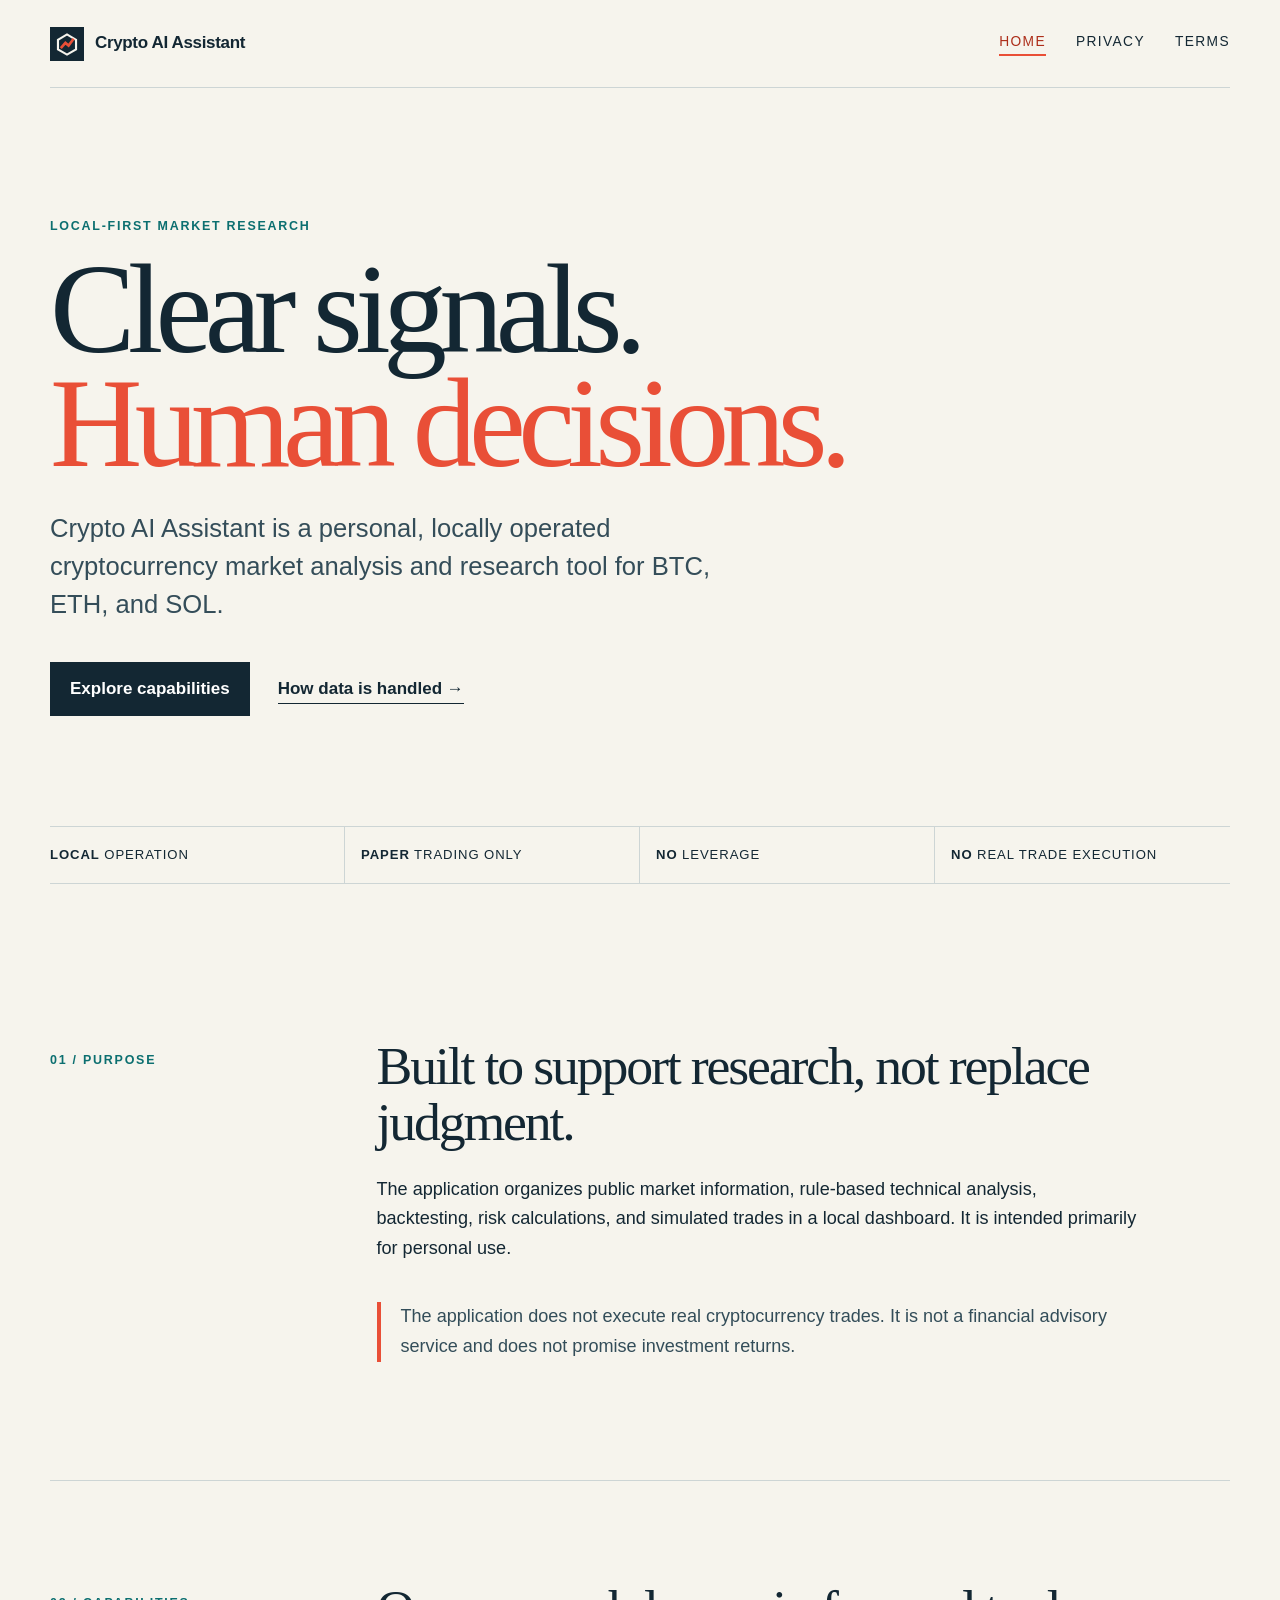
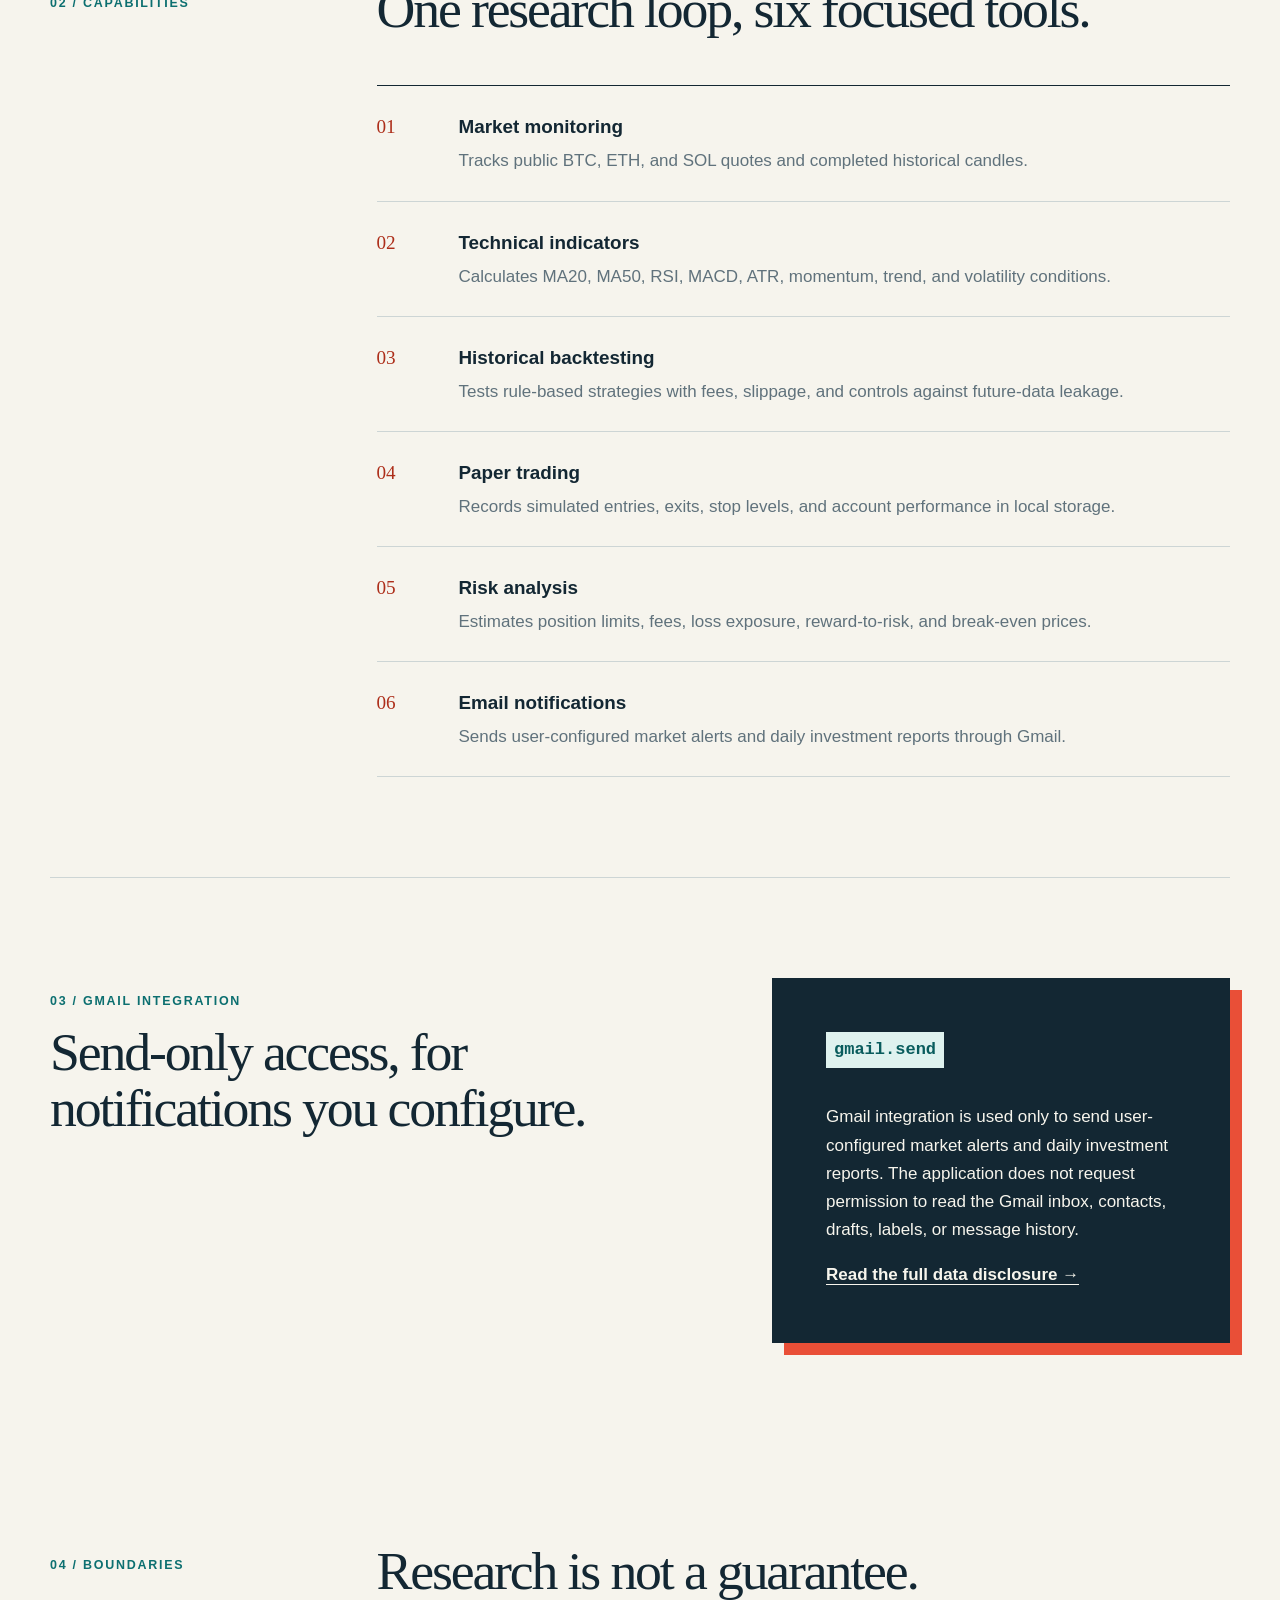
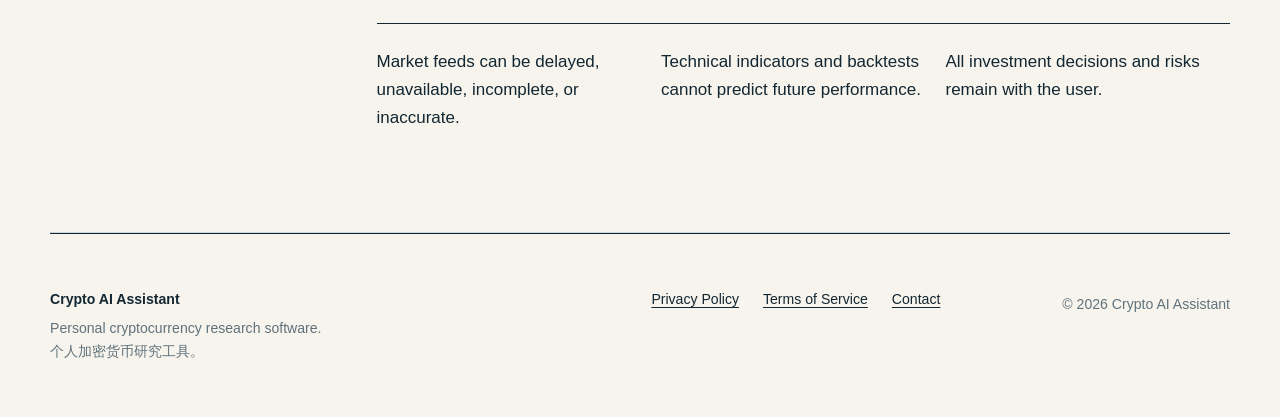
<file: index.html>
<!doctype html>
<html lang="en">
<head>
  <meta charset="utf-8">
  <meta name="viewport" content="width=device-width, initial-scale=1">
  <meta name="description" content="Crypto AI Assistant is a personal, locally operated cryptocurrency market analysis and research tool.">
  <meta name="color-scheme" content="light">
  <title>Crypto AI Assistant</title>
  <link rel="icon" href="mark.svg" type="image/svg+xml">
  <link rel="stylesheet" href="styles.css">
</head>
<body>
  <a class="skip-link" href="#main">Skip to content</a>
  <header class="site-header">
    <a class="brand" href="index.html" aria-label="Crypto AI Assistant home">
      <img src="mark.svg" alt="" width="34" height="34">
      <span>Crypto AI Assistant</span>
    </a>
    <nav aria-label="Primary navigation">
      <a aria-current="page" href="index.html">Home</a>
      <a href="privacy.html">Privacy</a>
      <a href="terms.html">Terms</a>
    </nav>
  </header>

  <main id="main">
    <section class="hero">
      <div class="eyebrow">Local-first market research</div>
      <h1>Clear signals.<br><span>Human decisions.</span></h1>
      <p class="hero-copy">Crypto AI Assistant is a personal, locally operated cryptocurrency market analysis and research tool for BTC, ETH, and SOL.</p>
      <div class="hero-actions">
        <a class="button" href="#capabilities">Explore capabilities</a>
        <a class="text-link" href="privacy.html">How data is handled <span aria-hidden="true">→</span></a>
      </div>
      <div class="status-strip" aria-label="Product boundaries">
        <span><strong>Local</strong> operation</span>
        <span><strong>Paper</strong> trading only</span>
        <span><strong>No</strong> leverage</span>
        <span><strong>No</strong> real trade execution</span>
      </div>
    </section>

    <section class="statement" aria-labelledby="purpose-title">
      <p class="section-index">01 / Purpose</p>
      <div>
        <h2 id="purpose-title">Built to support research, not replace judgment.</h2>
        <p>The application organizes public market information, rule-based technical analysis, backtesting, risk calculations, and simulated trades in a local dashboard. It is intended primarily for personal use.</p>
        <p class="notice">The application does not execute real cryptocurrency trades. It is not a financial advisory service and does not promise investment returns.</p>
      </div>
    </section>

    <section class="capabilities" id="capabilities" aria-labelledby="capabilities-title">
      <p class="section-index">02 / Capabilities</p>
      <div>
        <h2 id="capabilities-title">One research loop, six focused tools.</h2>
        <div class="feature-list">
          <article>
            <span>01</span>
            <div><h3>Market monitoring</h3><p>Tracks public BTC, ETH, and SOL quotes and completed historical candles.</p></div>
          </article>
          <article>
            <span>02</span>
            <div><h3>Technical indicators</h3><p>Calculates MA20, MA50, RSI, MACD, ATR, momentum, trend, and volatility conditions.</p></div>
          </article>
          <article>
            <span>03</span>
            <div><h3>Historical backtesting</h3><p>Tests rule-based strategies with fees, slippage, and controls against future-data leakage.</p></div>
          </article>
          <article>
            <span>04</span>
            <div><h3>Paper trading</h3><p>Records simulated entries, exits, stop levels, and account performance in local storage.</p></div>
          </article>
          <article>
            <span>05</span>
            <div><h3>Risk analysis</h3><p>Estimates position limits, fees, loss exposure, reward-to-risk, and break-even prices.</p></div>
          </article>
          <article>
            <span>06</span>
            <div><h3>Email notifications</h3><p>Sends user-configured market alerts and daily investment reports through Gmail.</p></div>
          </article>
        </div>
      </div>
    </section>

    <section class="gmail-use" aria-labelledby="gmail-title">
      <div>
        <p class="section-index">03 / Gmail integration</p>
        <h2 id="gmail-title">Send-only access, for notifications you configure.</h2>
      </div>
      <div class="scope-card">
        <code>gmail.send</code>
        <p>Gmail integration is used only to send user-configured market alerts and daily investment reports. The application does not request permission to read the Gmail inbox, contacts, drafts, labels, or message history.</p>
        <a class="text-link" href="privacy.html#google-data">Read the full data disclosure <span aria-hidden="true">→</span></a>
      </div>
    </section>

    <section class="boundary" aria-labelledby="boundary-title">
      <p class="section-index">04 / Boundaries</p>
      <div>
        <h2 id="boundary-title">Research is not a guarantee.</h2>
        <div class="boundary-grid">
          <p>Market feeds can be delayed, unavailable, incomplete, or inaccurate.</p>
          <p>Technical indicators and backtests cannot predict future performance.</p>
          <p>All investment decisions and risks remain with the user.</p>
        </div>
      </div>
    </section>
  </main>

  <footer>
    <div>
      <strong>Crypto AI Assistant</strong>
      <p>Personal cryptocurrency research software.<br><span lang="zh-Hans">个人加密货币研究工具。</span></p>
    </div>
    <div class="footer-links">
      <a href="privacy.html">Privacy Policy</a>
      <a href="terms.html">Terms of Service</a>
      <a href="https://github.com/zhan070327/crypto-ai-assistant-site/issues" rel="noopener noreferrer">Contact</a>
    </div>
    <p class="copyright">© <span id="year">2026</span> Crypto AI Assistant</p>
  </footer>
</body>
</html>
</file>
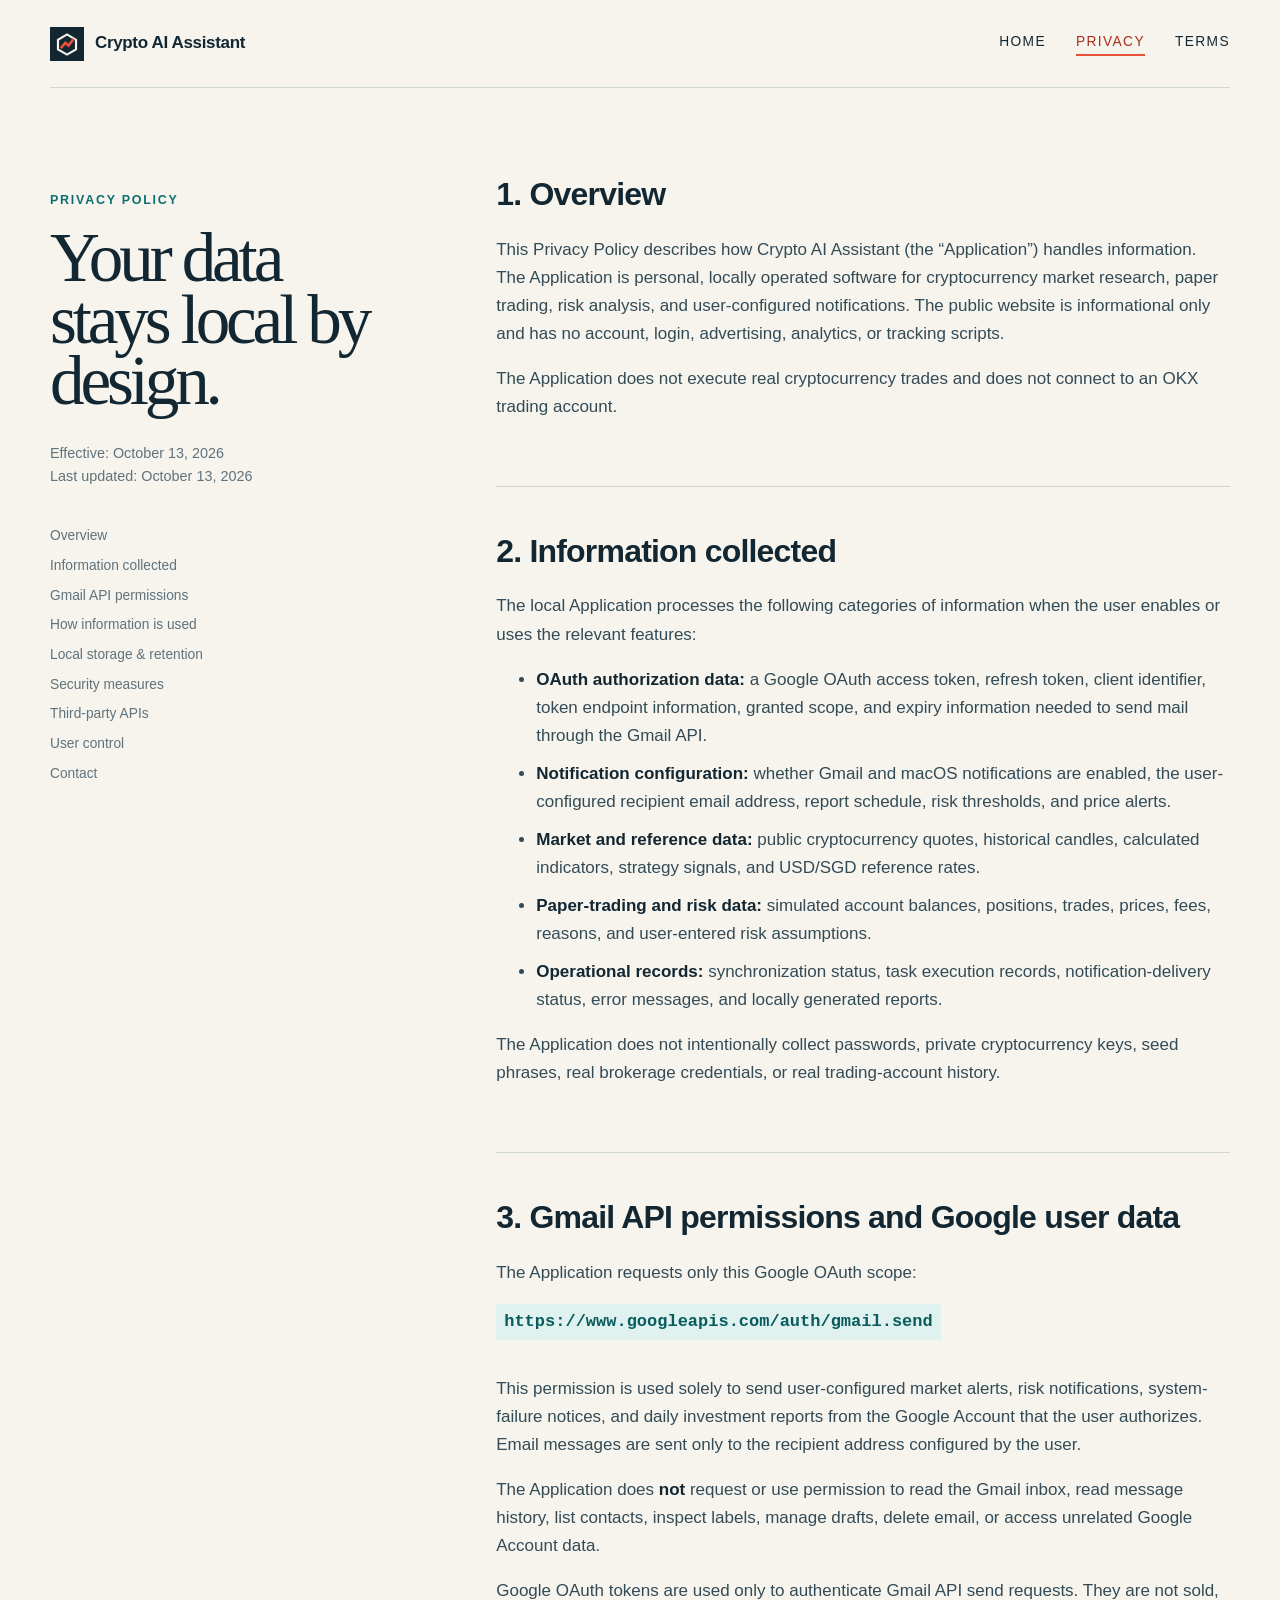
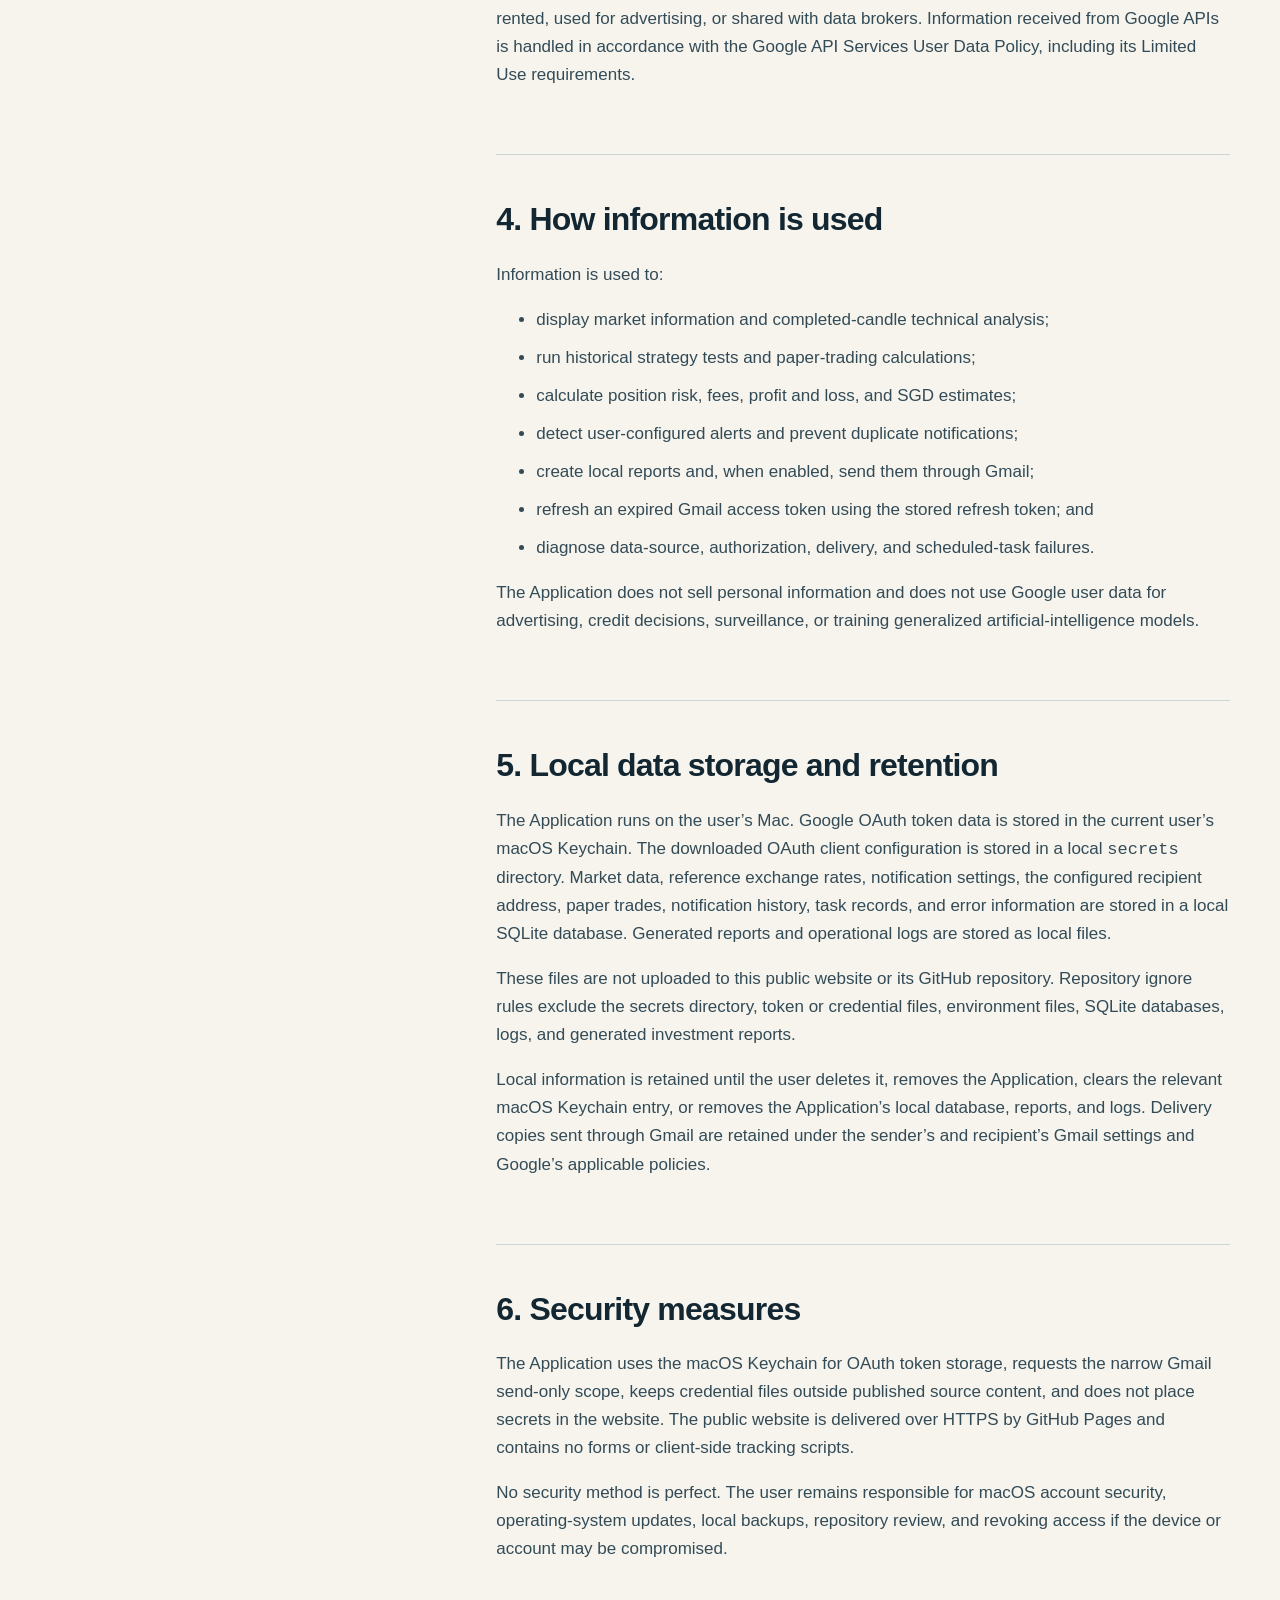
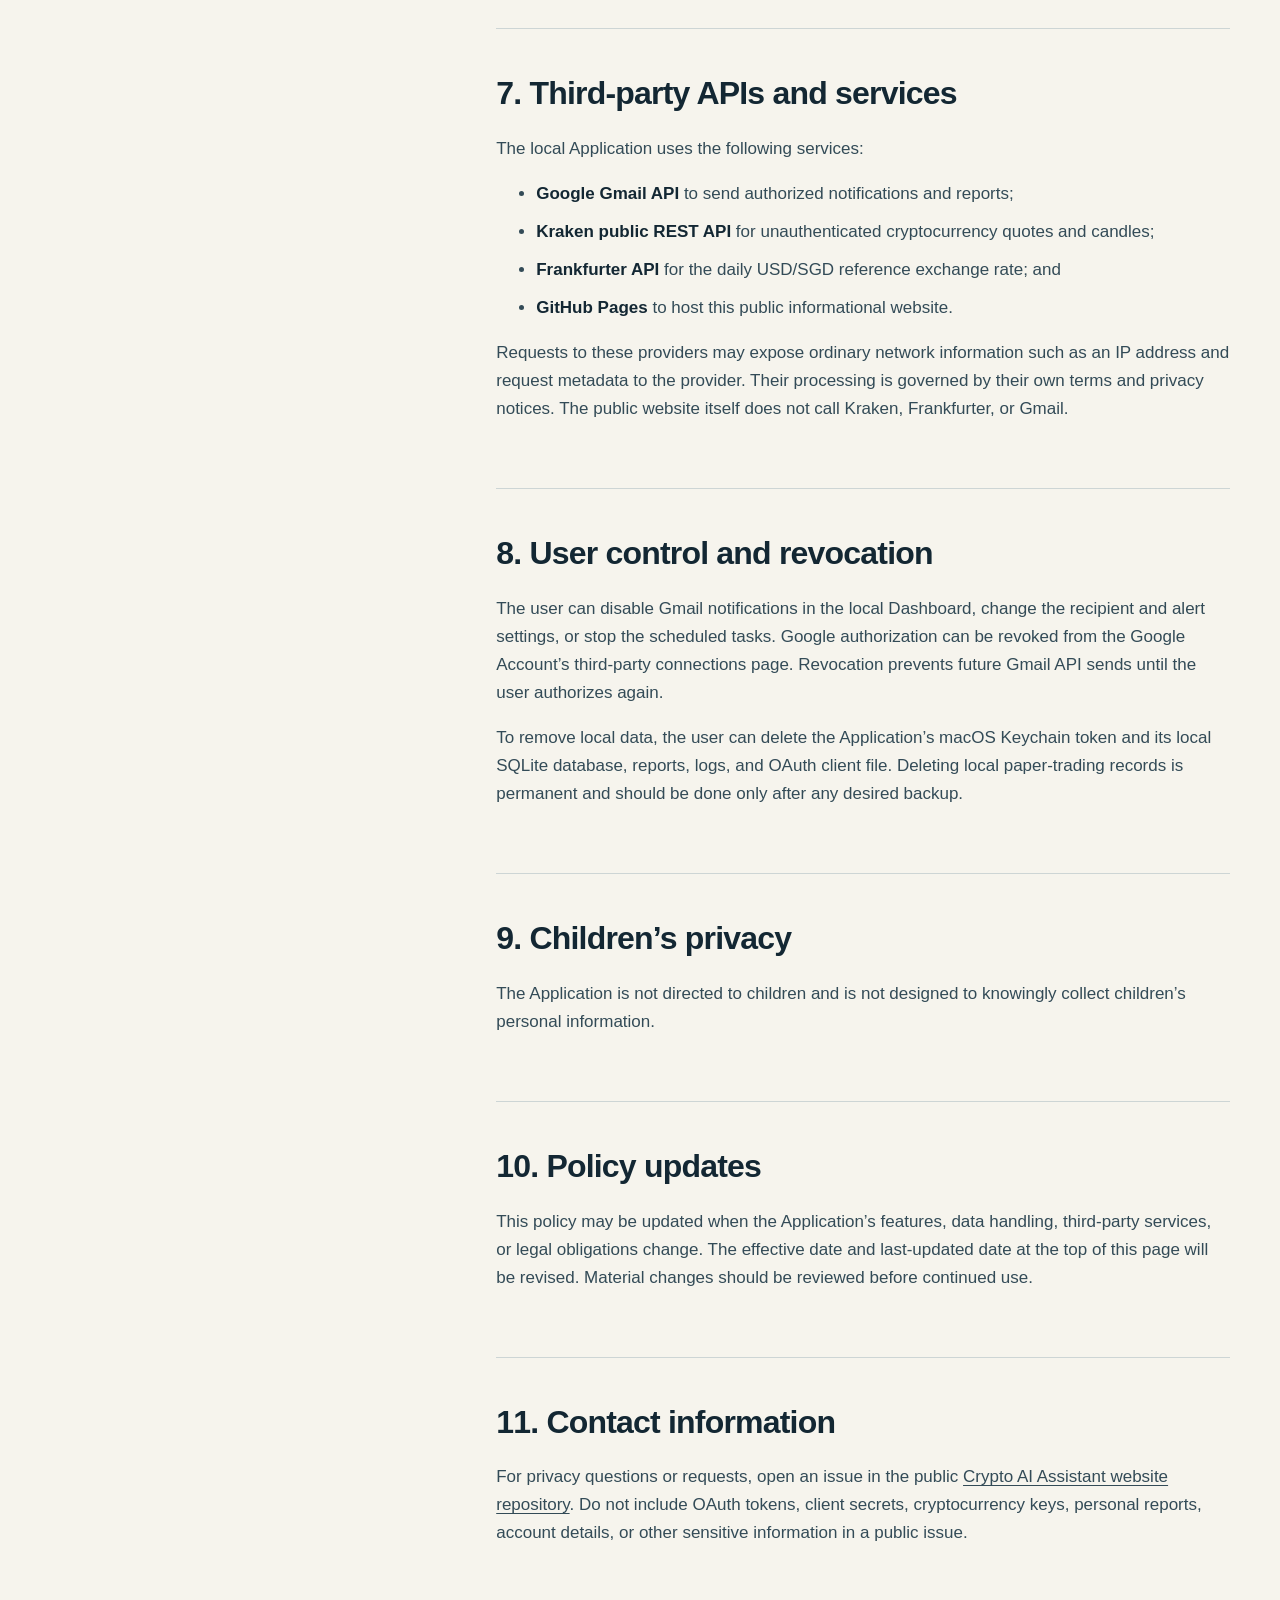
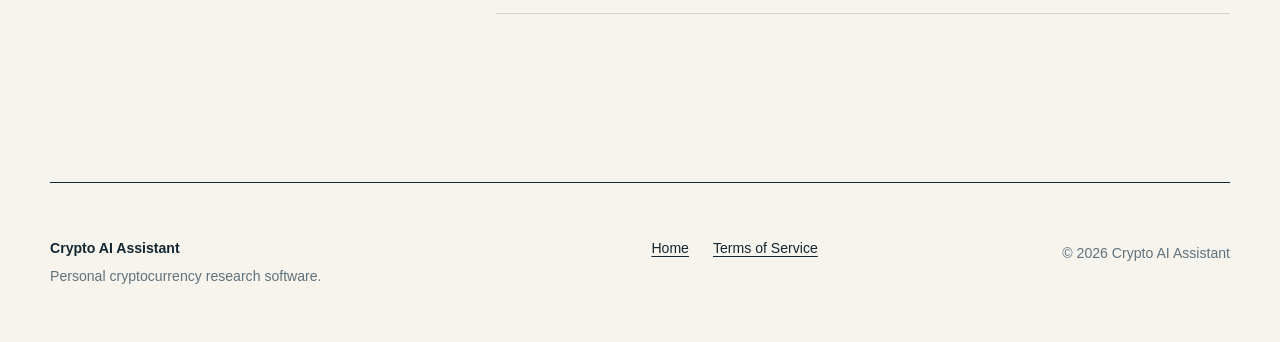
<file: privacy.html>
<!doctype html>
<html lang="en">
<head>
  <meta charset="utf-8">
  <meta name="viewport" content="width=device-width, initial-scale=1">
  <meta name="description" content="Privacy Policy for Crypto AI Assistant.">
  <meta name="color-scheme" content="light">
  <title>Privacy Policy — Crypto AI Assistant</title>
  <link rel="icon" href="mark.svg" type="image/svg+xml">
  <link rel="stylesheet" href="styles.css">
</head>
<body>
  <a class="skip-link" href="#main">Skip to content</a>
  <header class="site-header">
    <a class="brand" href="index.html" aria-label="Crypto AI Assistant home">
      <img src="mark.svg" alt="" width="34" height="34">
      <span>Crypto AI Assistant</span>
    </a>
    <nav aria-label="Primary navigation">
      <a href="index.html">Home</a>
      <a aria-current="page" href="privacy.html">Privacy</a>
      <a href="terms.html">Terms</a>
    </nav>
  </header>

  <main id="main" class="legal-layout">
    <aside class="legal-meta">
      <p class="section-index">Privacy Policy</p>
      <h1>Your data stays local by design.</h1>
      <p>Effective: October 13, 2026<br>Last updated: October 13, 2026</p>
      <nav aria-label="Privacy policy sections">
        <a href="#overview">Overview</a>
        <a href="#information">Information collected</a>
        <a href="#google-data">Gmail API permissions</a>
        <a href="#use">How information is used</a>
        <a href="#storage">Local storage & retention</a>
        <a href="#security">Security measures</a>
        <a href="#third-parties">Third-party APIs</a>
        <a href="#control">User control</a>
        <a href="#contact">Contact</a>
      </nav>
    </aside>

    <article class="legal-copy">
      <section id="overview">
        <h2>1. Overview</h2>
        <p>This Privacy Policy describes how Crypto AI Assistant (the “Application”) handles information. The Application is personal, locally operated software for cryptocurrency market research, paper trading, risk analysis, and user-configured notifications. The public website is informational only and has no account, login, advertising, analytics, or tracking scripts.</p>
        <p>The Application does not execute real cryptocurrency trades and does not connect to an OKX trading account.</p>
      </section>

      <section id="information">
        <h2>2. Information collected</h2>
        <p>The local Application processes the following categories of information when the user enables or uses the relevant features:</p>
        <ul>
          <li><strong>OAuth authorization data:</strong> a Google OAuth access token, refresh token, client identifier, token endpoint information, granted scope, and expiry information needed to send mail through the Gmail API.</li>
          <li><strong>Notification configuration:</strong> whether Gmail and macOS notifications are enabled, the user-configured recipient email address, report schedule, risk thresholds, and price alerts.</li>
          <li><strong>Market and reference data:</strong> public cryptocurrency quotes, historical candles, calculated indicators, strategy signals, and USD/SGD reference rates.</li>
          <li><strong>Paper-trading and risk data:</strong> simulated account balances, positions, trades, prices, fees, reasons, and user-entered risk assumptions.</li>
          <li><strong>Operational records:</strong> synchronization status, task execution records, notification-delivery status, error messages, and locally generated reports.</li>
        </ul>
        <p>The Application does not intentionally collect passwords, private cryptocurrency keys, seed phrases, real brokerage credentials, or real trading-account history.</p>
      </section>

      <section id="google-data">
        <h2>3. Gmail API permissions and Google user data</h2>
        <p>The Application requests only this Google OAuth scope:</p>
        <p class="scope-line"><code>https://www.googleapis.com/auth/gmail.send</code></p>
        <p>This permission is used solely to send user-configured market alerts, risk notifications, system-failure notices, and daily investment reports from the Google Account that the user authorizes. Email messages are sent only to the recipient address configured by the user.</p>
        <p>The Application does <strong>not</strong> request or use permission to read the Gmail inbox, read message history, list contacts, inspect labels, manage drafts, delete email, or access unrelated Google Account data.</p>
        <p>Google OAuth tokens are used only to authenticate Gmail API send requests. They are not sold, rented, used for advertising, or shared with data brokers. Information received from Google APIs is handled in accordance with the Google API Services User Data Policy, including its Limited Use requirements.</p>
      </section>

      <section id="use">
        <h2>4. How information is used</h2>
        <p>Information is used to:</p>
        <ul>
          <li>display market information and completed-candle technical analysis;</li>
          <li>run historical strategy tests and paper-trading calculations;</li>
          <li>calculate position risk, fees, profit and loss, and SGD estimates;</li>
          <li>detect user-configured alerts and prevent duplicate notifications;</li>
          <li>create local reports and, when enabled, send them through Gmail;</li>
          <li>refresh an expired Gmail access token using the stored refresh token; and</li>
          <li>diagnose data-source, authorization, delivery, and scheduled-task failures.</li>
        </ul>
        <p>The Application does not sell personal information and does not use Google user data for advertising, credit decisions, surveillance, or training generalized artificial-intelligence models.</p>
      </section>

      <section id="storage">
        <h2>5. Local data storage and retention</h2>
        <p>The Application runs on the user’s Mac. Google OAuth token data is stored in the current user’s macOS Keychain. The downloaded OAuth client configuration is stored in a local <code>secrets</code> directory. Market data, reference exchange rates, notification settings, the configured recipient address, paper trades, notification history, task records, and error information are stored in a local SQLite database. Generated reports and operational logs are stored as local files.</p>
        <p>These files are not uploaded to this public website or its GitHub repository. Repository ignore rules exclude the secrets directory, token or credential files, environment files, SQLite databases, logs, and generated investment reports.</p>
        <p>Local information is retained until the user deletes it, removes the Application, clears the relevant macOS Keychain entry, or removes the Application’s local database, reports, and logs. Delivery copies sent through Gmail are retained under the sender’s and recipient’s Gmail settings and Google’s applicable policies.</p>
      </section>

      <section id="security">
        <h2>6. Security measures</h2>
        <p>The Application uses the macOS Keychain for OAuth token storage, requests the narrow Gmail send-only scope, keeps credential files outside published source content, and does not place secrets in the website. The public website is delivered over HTTPS by GitHub Pages and contains no forms or client-side tracking scripts.</p>
        <p>No security method is perfect. The user remains responsible for macOS account security, operating-system updates, local backups, repository review, and revoking access if the device or account may be compromised.</p>
      </section>

      <section id="third-parties">
        <h2>7. Third-party APIs and services</h2>
        <p>The local Application uses the following services:</p>
        <ul>
          <li><strong>Google Gmail API</strong> to send authorized notifications and reports;</li>
          <li><strong>Kraken public REST API</strong> for unauthenticated cryptocurrency quotes and candles;</li>
          <li><strong>Frankfurter API</strong> for the daily USD/SGD reference exchange rate; and</li>
          <li><strong>GitHub Pages</strong> to host this public informational website.</li>
        </ul>
        <p>Requests to these providers may expose ordinary network information such as an IP address and request metadata to the provider. Their processing is governed by their own terms and privacy notices. The public website itself does not call Kraken, Frankfurter, or Gmail.</p>
      </section>

      <section id="control">
        <h2>8. User control and revocation</h2>
        <p>The user can disable Gmail notifications in the local Dashboard, change the recipient and alert settings, or stop the scheduled tasks. Google authorization can be revoked from the Google Account’s third-party connections page. Revocation prevents future Gmail API sends until the user authorizes again.</p>
        <p>To remove local data, the user can delete the Application’s macOS Keychain token and its local SQLite database, reports, logs, and OAuth client file. Deleting local paper-trading records is permanent and should be done only after any desired backup.</p>
      </section>

      <section id="children">
        <h2>9. Children’s privacy</h2>
        <p>The Application is not directed to children and is not designed to knowingly collect children’s personal information.</p>
      </section>

      <section id="updates">
        <h2>10. Policy updates</h2>
        <p>This policy may be updated when the Application’s features, data handling, third-party services, or legal obligations change. The effective date and last-updated date at the top of this page will be revised. Material changes should be reviewed before continued use.</p>
      </section>

      <section id="contact">
        <h2>11. Contact information</h2>
        <p>For privacy questions or requests, open an issue in the public <a href="https://github.com/zhan070327/crypto-ai-assistant-site/issues" rel="noopener noreferrer">Crypto AI Assistant website repository</a>. Do not include OAuth tokens, client secrets, cryptocurrency keys, personal reports, account details, or other sensitive information in a public issue.</p>
      </section>
    </article>
  </main>

  <footer>
    <div><strong>Crypto AI Assistant</strong><p>Personal cryptocurrency research software.</p></div>
    <div class="footer-links"><a href="index.html">Home</a><a href="terms.html">Terms of Service</a></div>
    <p class="copyright">© 2026 Crypto AI Assistant</p>
  </footer>
</body>
</html>
</file>
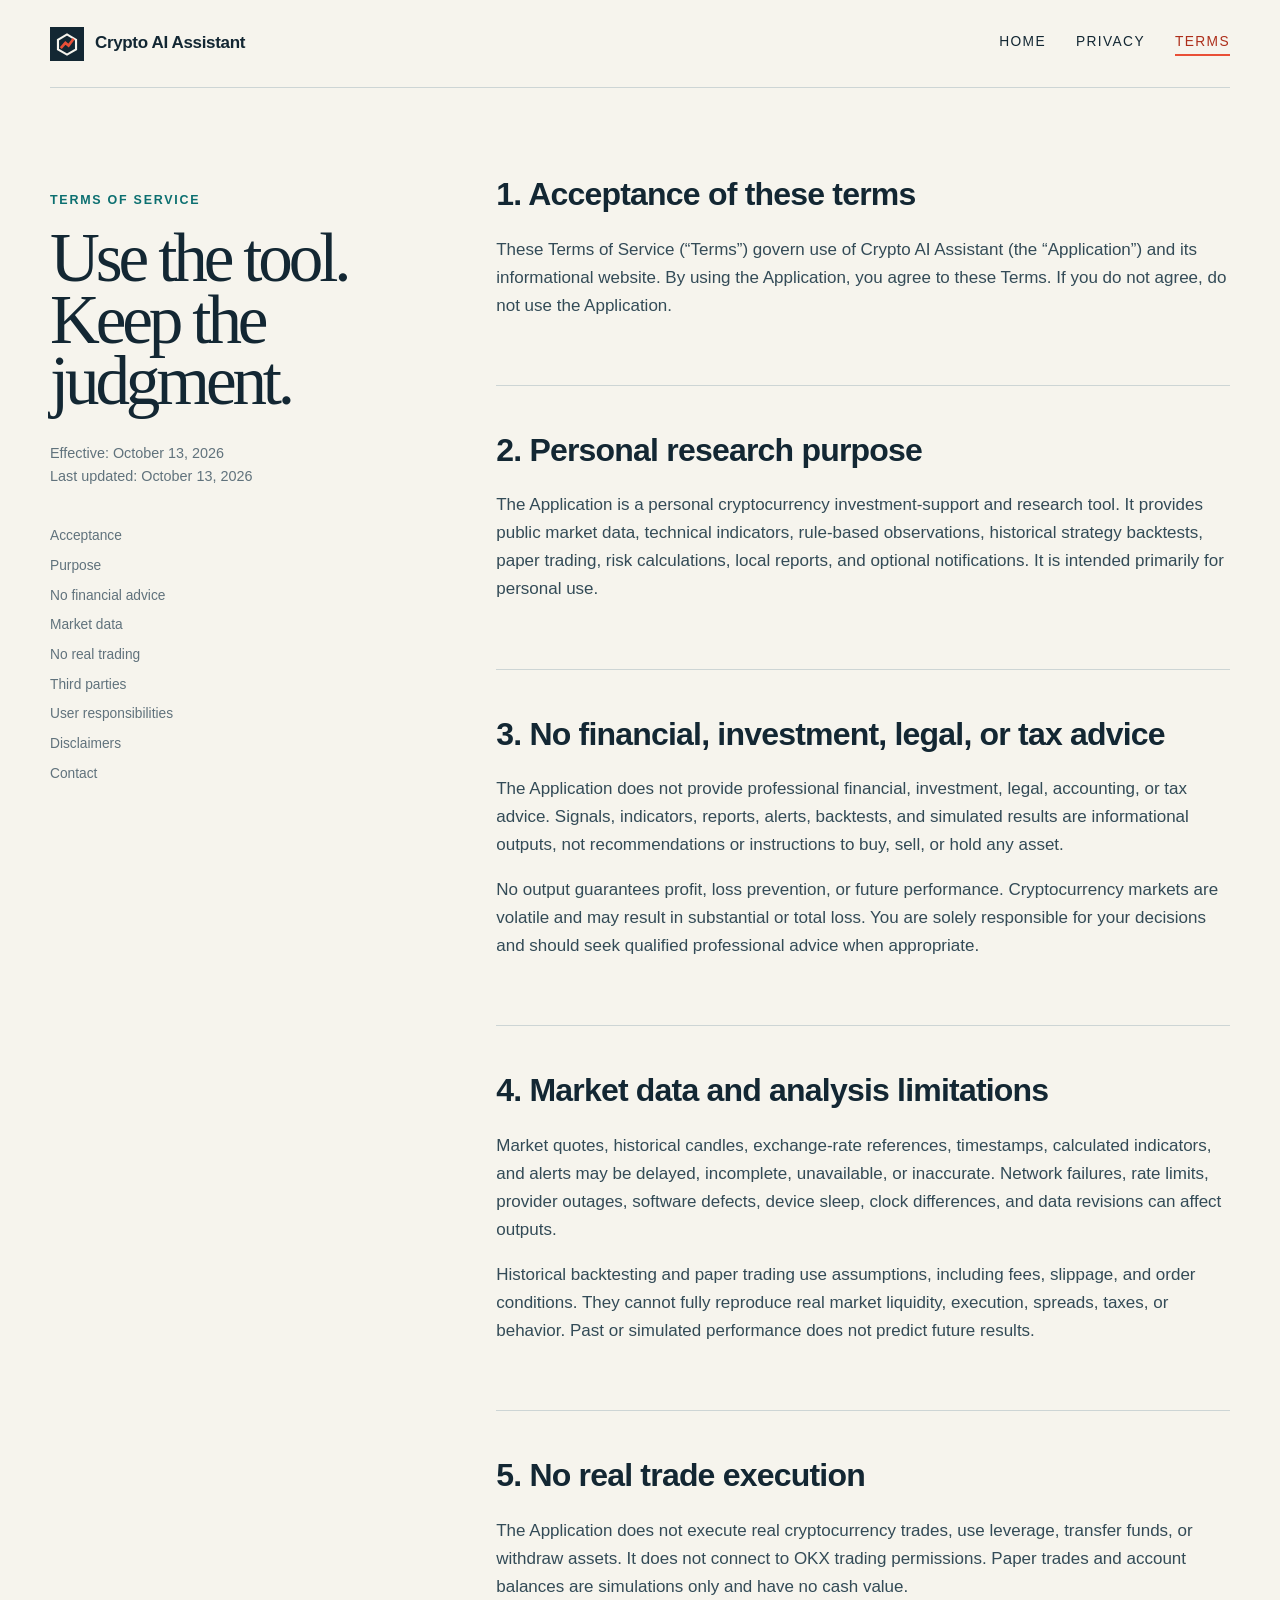
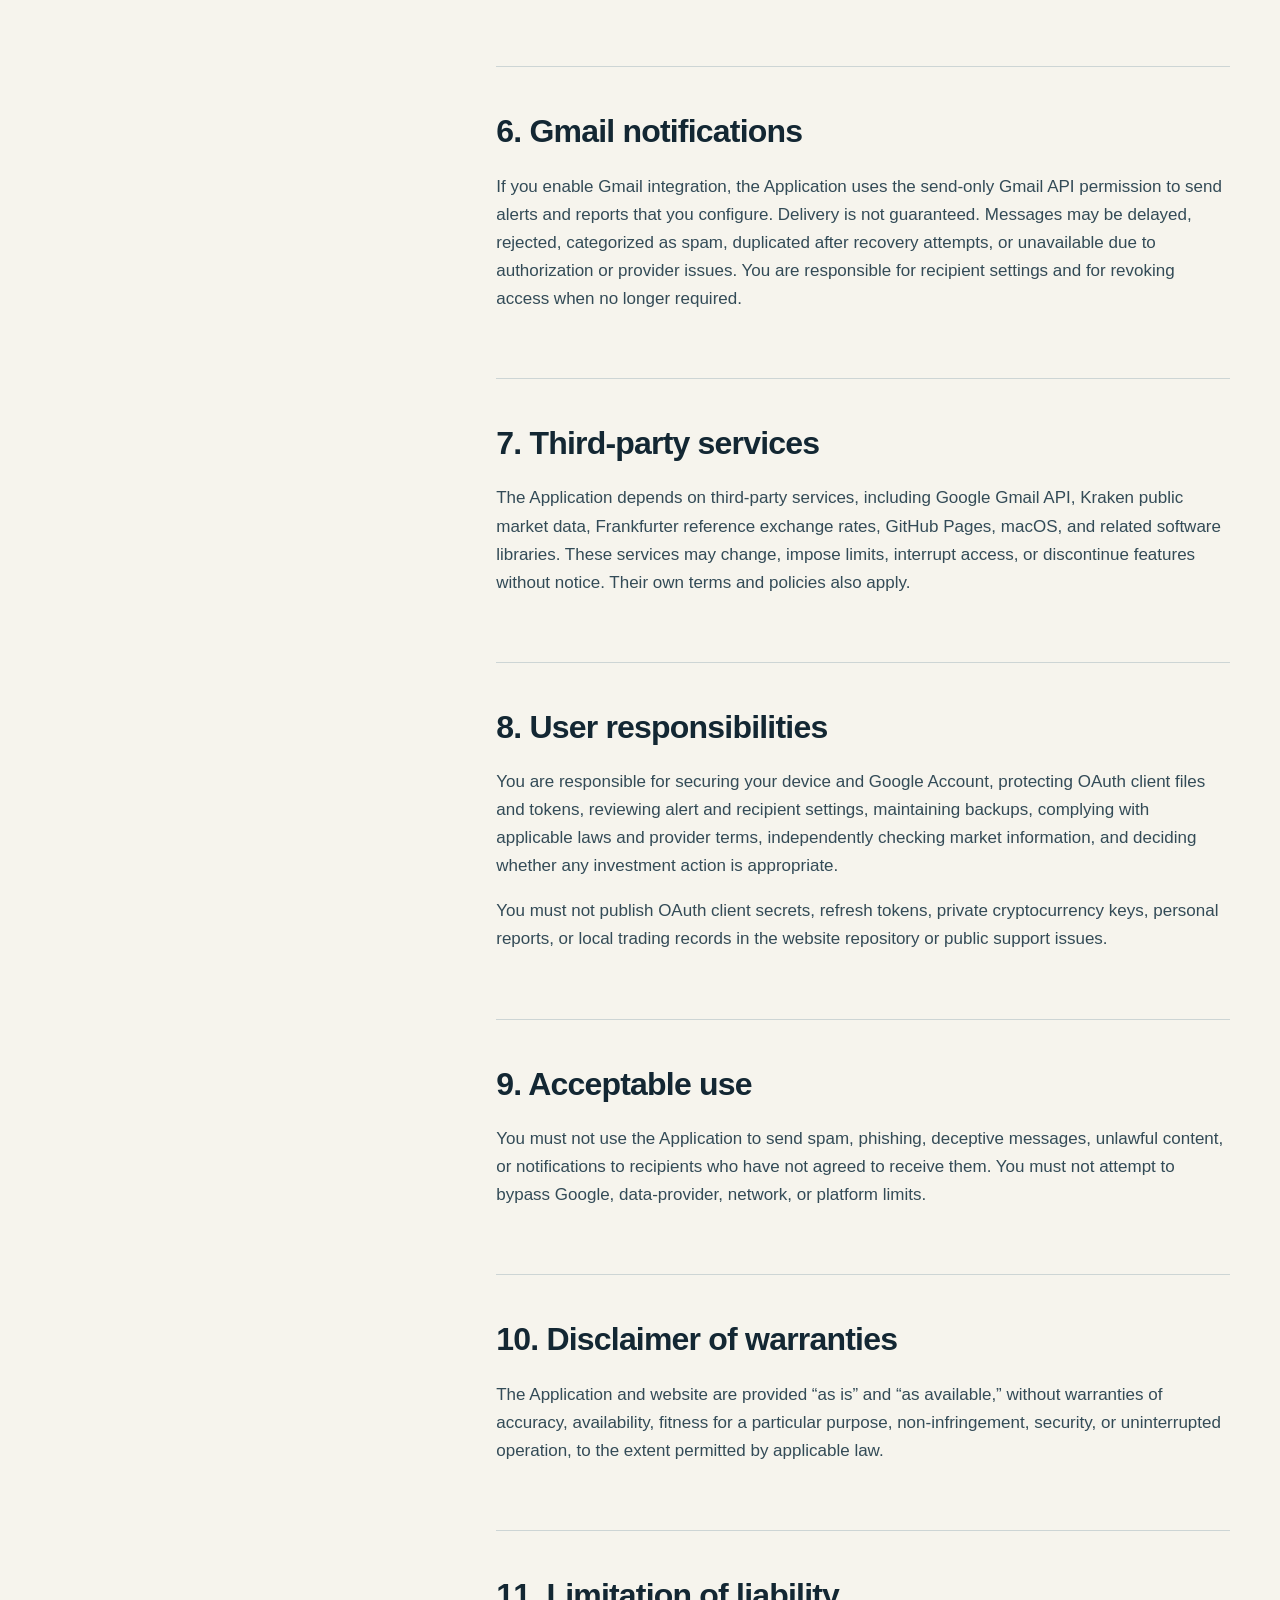
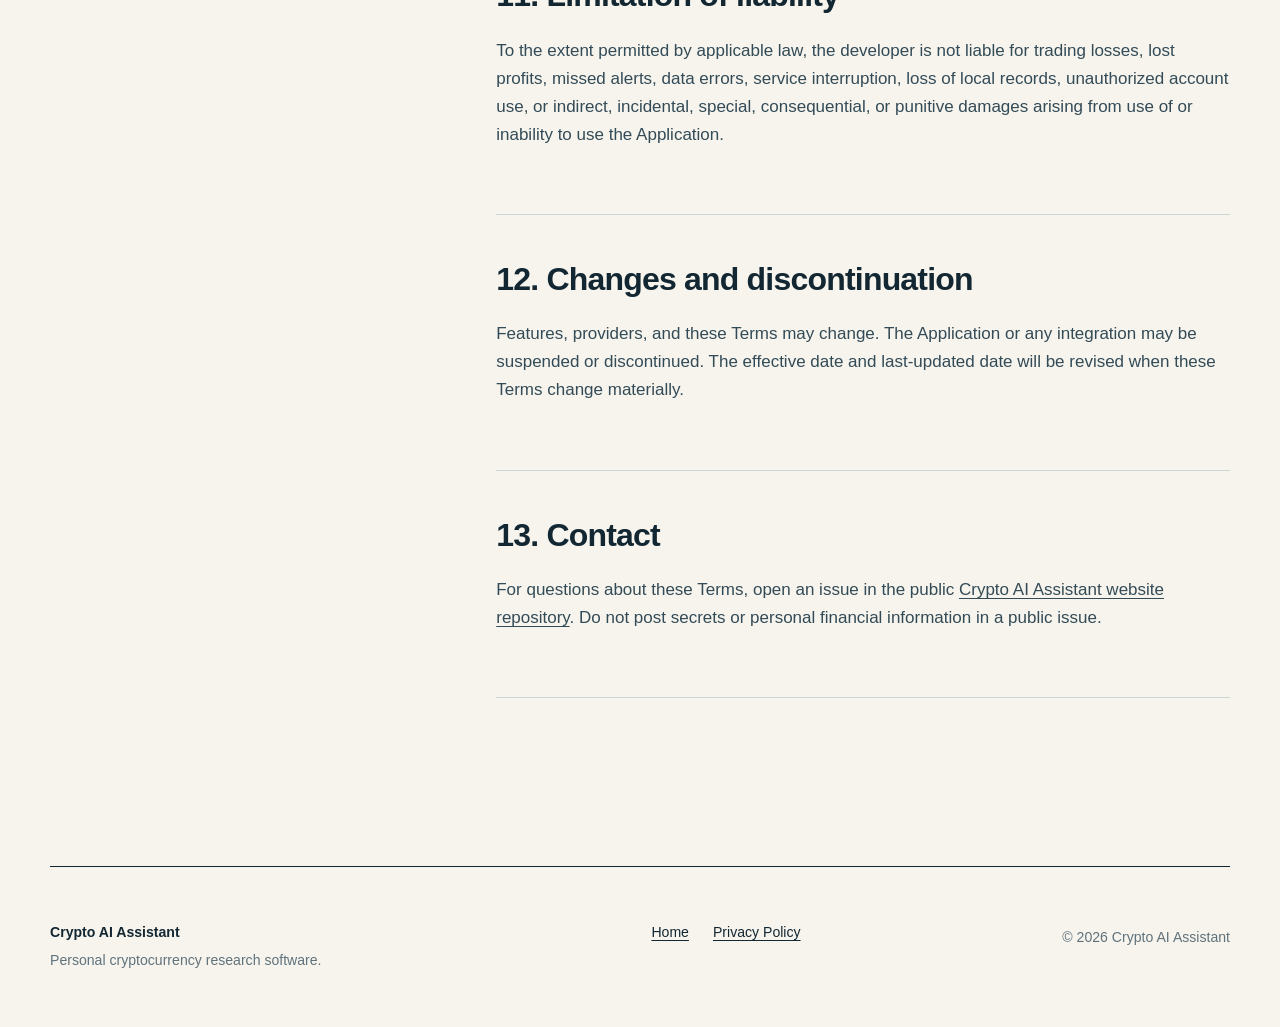
<file: terms.html>
<!doctype html>
<html lang="en">
<head>
  <meta charset="utf-8">
  <meta name="viewport" content="width=device-width, initial-scale=1">
  <meta name="description" content="Terms of Service for Crypto AI Assistant.">
  <meta name="color-scheme" content="light">
  <title>Terms of Service — Crypto AI Assistant</title>
  <link rel="icon" href="mark.svg" type="image/svg+xml">
  <link rel="stylesheet" href="styles.css">
</head>
<body>
  <a class="skip-link" href="#main">Skip to content</a>
  <header class="site-header">
    <a class="brand" href="index.html" aria-label="Crypto AI Assistant home">
      <img src="mark.svg" alt="" width="34" height="34">
      <span>Crypto AI Assistant</span>
    </a>
    <nav aria-label="Primary navigation">
      <a href="index.html">Home</a>
      <a href="privacy.html">Privacy</a>
      <a aria-current="page" href="terms.html">Terms</a>
    </nav>
  </header>

  <main id="main" class="legal-layout">
    <aside class="legal-meta">
      <p class="section-index">Terms of Service</p>
      <h1>Use the tool. Keep the judgment.</h1>
      <p>Effective: October 13, 2026<br>Last updated: October 13, 2026</p>
      <nav aria-label="Terms sections">
        <a href="#acceptance">Acceptance</a>
        <a href="#purpose">Purpose</a>
        <a href="#not-advice">No financial advice</a>
        <a href="#data">Market data</a>
        <a href="#trading">No real trading</a>
        <a href="#third-parties">Third parties</a>
        <a href="#responsibilities">User responsibilities</a>
        <a href="#warranty">Disclaimers</a>
        <a href="#contact">Contact</a>
      </nav>
    </aside>

    <article class="legal-copy">
      <section id="acceptance">
        <h2>1. Acceptance of these terms</h2>
        <p>These Terms of Service (“Terms”) govern use of Crypto AI Assistant (the “Application”) and its informational website. By using the Application, you agree to these Terms. If you do not agree, do not use the Application.</p>
      </section>

      <section id="purpose">
        <h2>2. Personal research purpose</h2>
        <p>The Application is a personal cryptocurrency investment-support and research tool. It provides public market data, technical indicators, rule-based observations, historical strategy backtests, paper trading, risk calculations, local reports, and optional notifications. It is intended primarily for personal use.</p>
      </section>

      <section id="not-advice">
        <h2>3. No financial, investment, legal, or tax advice</h2>
        <p>The Application does not provide professional financial, investment, legal, accounting, or tax advice. Signals, indicators, reports, alerts, backtests, and simulated results are informational outputs, not recommendations or instructions to buy, sell, or hold any asset.</p>
        <p>No output guarantees profit, loss prevention, or future performance. Cryptocurrency markets are volatile and may result in substantial or total loss. You are solely responsible for your decisions and should seek qualified professional advice when appropriate.</p>
      </section>

      <section id="data">
        <h2>4. Market data and analysis limitations</h2>
        <p>Market quotes, historical candles, exchange-rate references, timestamps, calculated indicators, and alerts may be delayed, incomplete, unavailable, or inaccurate. Network failures, rate limits, provider outages, software defects, device sleep, clock differences, and data revisions can affect outputs.</p>
        <p>Historical backtesting and paper trading use assumptions, including fees, slippage, and order conditions. They cannot fully reproduce real market liquidity, execution, spreads, taxes, or behavior. Past or simulated performance does not predict future results.</p>
      </section>

      <section id="trading">
        <h2>5. No real trade execution</h2>
        <p>The Application does not execute real cryptocurrency trades, use leverage, transfer funds, or withdraw assets. It does not connect to OKX trading permissions. Paper trades and account balances are simulations only and have no cash value.</p>
      </section>

      <section id="gmail">
        <h2>6. Gmail notifications</h2>
        <p>If you enable Gmail integration, the Application uses the send-only Gmail API permission to send alerts and reports that you configure. Delivery is not guaranteed. Messages may be delayed, rejected, categorized as spam, duplicated after recovery attempts, or unavailable due to authorization or provider issues. You are responsible for recipient settings and for revoking access when no longer required.</p>
      </section>

      <section id="third-parties">
        <h2>7. Third-party services</h2>
        <p>The Application depends on third-party services, including Google Gmail API, Kraken public market data, Frankfurter reference exchange rates, GitHub Pages, macOS, and related software libraries. These services may change, impose limits, interrupt access, or discontinue features without notice. Their own terms and policies also apply.</p>
      </section>

      <section id="responsibilities">
        <h2>8. User responsibilities</h2>
        <p>You are responsible for securing your device and Google Account, protecting OAuth client files and tokens, reviewing alert and recipient settings, maintaining backups, complying with applicable laws and provider terms, independently checking market information, and deciding whether any investment action is appropriate.</p>
        <p>You must not publish OAuth client secrets, refresh tokens, private cryptocurrency keys, personal reports, or local trading records in the website repository or public support issues.</p>
      </section>

      <section id="acceptable-use">
        <h2>9. Acceptable use</h2>
        <p>You must not use the Application to send spam, phishing, deceptive messages, unlawful content, or notifications to recipients who have not agreed to receive them. You must not attempt to bypass Google, data-provider, network, or platform limits.</p>
      </section>

      <section id="warranty">
        <h2>10. Disclaimer of warranties</h2>
        <p>The Application and website are provided “as is” and “as available,” without warranties of accuracy, availability, fitness for a particular purpose, non-infringement, security, or uninterrupted operation, to the extent permitted by applicable law.</p>
      </section>

      <section id="liability">
        <h2>11. Limitation of liability</h2>
        <p>To the extent permitted by applicable law, the developer is not liable for trading losses, lost profits, missed alerts, data errors, service interruption, loss of local records, unauthorized account use, or indirect, incidental, special, consequential, or punitive damages arising from use of or inability to use the Application.</p>
      </section>

      <section id="changes">
        <h2>12. Changes and discontinuation</h2>
        <p>Features, providers, and these Terms may change. The Application or any integration may be suspended or discontinued. The effective date and last-updated date will be revised when these Terms change materially.</p>
      </section>

      <section id="contact">
        <h2>13. Contact</h2>
        <p>For questions about these Terms, open an issue in the public <a href="https://github.com/zhan070327/crypto-ai-assistant-site/issues" rel="noopener noreferrer">Crypto AI Assistant website repository</a>. Do not post secrets or personal financial information in a public issue.</p>
      </section>
    </article>
  </main>

  <footer>
    <div><strong>Crypto AI Assistant</strong><p>Personal cryptocurrency research software.</p></div>
    <div class="footer-links"><a href="index.html">Home</a><a href="privacy.html">Privacy Policy</a></div>
    <p class="copyright">© 2026 Crypto AI Assistant</p>
  </footer>
</body>
</html>
</file>
<file: styles.css>
:root {
  --ink: #132733;
  --muted: #60727c;
  --paper: #f6f4ed;
  --white: #fffefa;
  --line: #cdd5d5;
  --accent: #e94f37;
  --accent-dark: #ad2e1a;
  --teal: #0c6f70;
  --max: 1180px;
}

* { box-sizing: border-box; }

html { scroll-behavior: smooth; }

body {
  margin: 0;
  color: var(--ink);
  background: var(--paper);
  font-family: Inter, ui-sans-serif, -apple-system, BlinkMacSystemFont, "Segoe UI", sans-serif;
  font-size: 17px;
  line-height: 1.65;
  text-rendering: optimizeLegibility;
}

a { color: inherit; text-underline-offset: 0.2em; }
a:hover { color: var(--accent-dark); }
a:focus-visible, button:focus-visible { outline: 3px solid var(--accent); outline-offset: 4px; }

.skip-link {
  position: fixed;
  z-index: 100;
  top: 12px;
  left: 12px;
  transform: translateY(-200%);
  background: var(--ink);
  color: white;
  padding: 10px 16px;
}
.skip-link:focus { transform: translateY(0); }

.site-header {
  width: min(calc(100% - 40px), var(--max));
  margin: 0 auto;
  min-height: 88px;
  display: flex;
  align-items: center;
  justify-content: space-between;
  border-bottom: 1px solid var(--line);
}

.brand { display: inline-flex; gap: 11px; align-items: center; font-weight: 760; text-decoration: none; letter-spacing: -0.02em; }
.brand img { display: block; }
.site-header nav { display: flex; gap: 30px; }
.site-header nav a { font-size: 0.86rem; text-decoration: none; text-transform: uppercase; letter-spacing: 0.1em; }
.site-header nav a[aria-current="page"] { color: var(--accent-dark); border-bottom: 2px solid var(--accent); }

main > section, .legal-layout, footer {
  width: min(calc(100% - 40px), var(--max));
  margin-inline: auto;
}

.hero { padding: clamp(70px, 10vw, 150px) 0 54px; }
.eyebrow, .section-index { color: var(--teal); font-size: 0.78rem; font-weight: 760; letter-spacing: 0.14em; text-transform: uppercase; }
.hero h1, .legal-meta h1 {
  max-width: 980px;
  margin: 16px 0 30px;
  font-family: Georgia, "Times New Roman", serif;
  font-size: clamp(3.7rem, 10vw, 8.5rem);
  font-weight: 400;
  line-height: 0.89;
  letter-spacing: -0.06em;
}
.hero h1 span { color: var(--accent); }
.hero-copy { max-width: 690px; margin: 0; font-size: clamp(1.25rem, 2vw, 1.65rem); line-height: 1.48; color: #344d59; }
.hero-actions { display: flex; gap: 28px; align-items: center; margin-top: 38px; }
.button { display: inline-block; padding: 13px 20px; background: var(--ink); color: white; text-decoration: none; font-weight: 700; }
.button:hover { background: var(--accent-dark); color: white; }
.text-link { font-weight: 700; text-decoration: none; border-bottom: 1px solid currentColor; }
.status-strip { display: grid; grid-template-columns: repeat(4, 1fr); margin-top: clamp(65px, 9vw, 110px); border-block: 1px solid var(--line); }
.status-strip span { padding: 17px 16px; border-right: 1px solid var(--line); font-size: 0.82rem; text-transform: uppercase; letter-spacing: 0.07em; }
.status-strip span:first-child { padding-left: 0; }
.status-strip span:last-child { border-right: 0; }

.statement, .capabilities, .boundary { display: grid; grid-template-columns: 1fr 3fr; gap: 42px; padding: 100px 0; border-bottom: 1px solid var(--line); }
h2 { margin: 0 0 24px; font-family: Georgia, "Times New Roman", serif; font-size: clamp(2.1rem, 4.2vw, 4.3rem); line-height: 1.05; font-weight: 400; letter-spacing: -0.04em; }
.statement > div > p { max-width: 760px; font-size: 1.13rem; }
.notice { margin-top: 38px; padding-left: 20px; border-left: 4px solid var(--accent); color: #334d59; }

.feature-list { margin-top: 48px; border-top: 1px solid var(--ink); }
.feature-list article { display: grid; grid-template-columns: 64px 1fr; gap: 18px; padding: 25px 0; border-bottom: 1px solid var(--line); }
.feature-list article > span { color: var(--accent-dark); font-family: Georgia, serif; font-size: 1.2rem; }
.feature-list h3 { margin: 0 0 5px; font-size: 1.18rem; }
.feature-list p { margin: 0; color: var(--muted); max-width: 720px; }

.gmail-use { display: grid; grid-template-columns: 1.15fr 0.85fr; gap: clamp(40px, 8vw, 110px); padding: 100px 0; }
.scope-card { align-self: center; background: var(--ink); color: #f7f5ed; padding: clamp(28px, 5vw, 54px); box-shadow: 12px 12px 0 var(--accent); }
.scope-card code, .scope-line code { display: inline-block; margin-bottom: 18px; padding: 4px 8px; background: #dff2ef; color: #095c5d; font-weight: 760; overflow-wrap: anywhere; }
.scope-card .text-link { color: #f7f5ed; }

.boundary-grid { display: grid; grid-template-columns: repeat(3, 1fr); border-top: 1px solid var(--ink); }
.boundary-grid p { margin: 0; padding: 24px 24px 0 0; }

.legal-layout { display: grid; grid-template-columns: minmax(250px, 0.82fr) minmax(0, 1.75fr); gap: clamp(50px, 8vw, 120px); padding: 90px 0 120px; }
.legal-meta { position: sticky; top: 30px; align-self: start; }
.legal-meta h1 { font-size: clamp(3rem, 5.4vw, 5.8rem); }
.legal-meta > p:not(.section-index) { color: var(--muted); font-size: 0.9rem; }
.legal-meta nav { display: grid; gap: 7px; margin-top: 36px; }
.legal-meta nav a { color: var(--muted); font-size: 0.86rem; text-decoration: none; }
.legal-meta nav a:hover { color: var(--accent-dark); }
.legal-copy { max-width: 760px; }
.legal-copy section { scroll-margin-top: 24px; padding: 0 0 48px; margin-bottom: 48px; border-bottom: 1px solid var(--line); }
.legal-copy h2 { font-family: inherit; font-size: clamp(1.45rem, 2.5vw, 2rem); font-weight: 760; letter-spacing: -0.025em; }
.legal-copy p, .legal-copy li { color: #334b57; }
.legal-copy li + li { margin-top: 10px; }
.legal-copy strong { color: var(--ink); }

footer { display: grid; grid-template-columns: 1.5fr 1fr auto; gap: 30px; padding: 54px 0; border-top: 1px solid var(--ink); font-size: 0.88rem; }
footer p { margin: 5px 0 0; color: var(--muted); }
.footer-links { display: flex; flex-wrap: wrap; gap: 10px 24px; align-content: start; }
.copyright { text-align: right; }

@media (max-width: 760px) {
  body { font-size: 16px; }
  .site-header { min-height: auto; padding: 18px 0; align-items: stretch; flex-direction: column; gap: 14px; }
  .brand span { line-height: 1.05; }
  .site-header nav { justify-content: space-between; gap: 16px; }
  .site-header nav a { font-size: 0.72rem; }
  .hero h1 { font-size: clamp(3.3rem, 17vw, 5.5rem); }
  .hero-actions { align-items: flex-start; flex-direction: column; }
  .status-strip { grid-template-columns: 1fr 1fr; }
  .status-strip span, .status-strip span:first-child { padding: 13px 8px 13px 0; border-bottom: 1px solid var(--line); }
  .status-strip span:nth-child(even) { border-right: 0; padding-left: 12px; }
  .statement, .capabilities, .boundary, .gmail-use, .legal-layout { grid-template-columns: 1fr; gap: 28px; padding: 72px 0; }
  .boundary-grid { grid-template-columns: 1fr; }
  .legal-meta { position: static; }
  .legal-meta nav { display: none; }
  footer { grid-template-columns: 1fr; }
  .copyright { text-align: left; }
}

@media (prefers-reduced-motion: reduce) {
  html { scroll-behavior: auto; }
}
</file>
